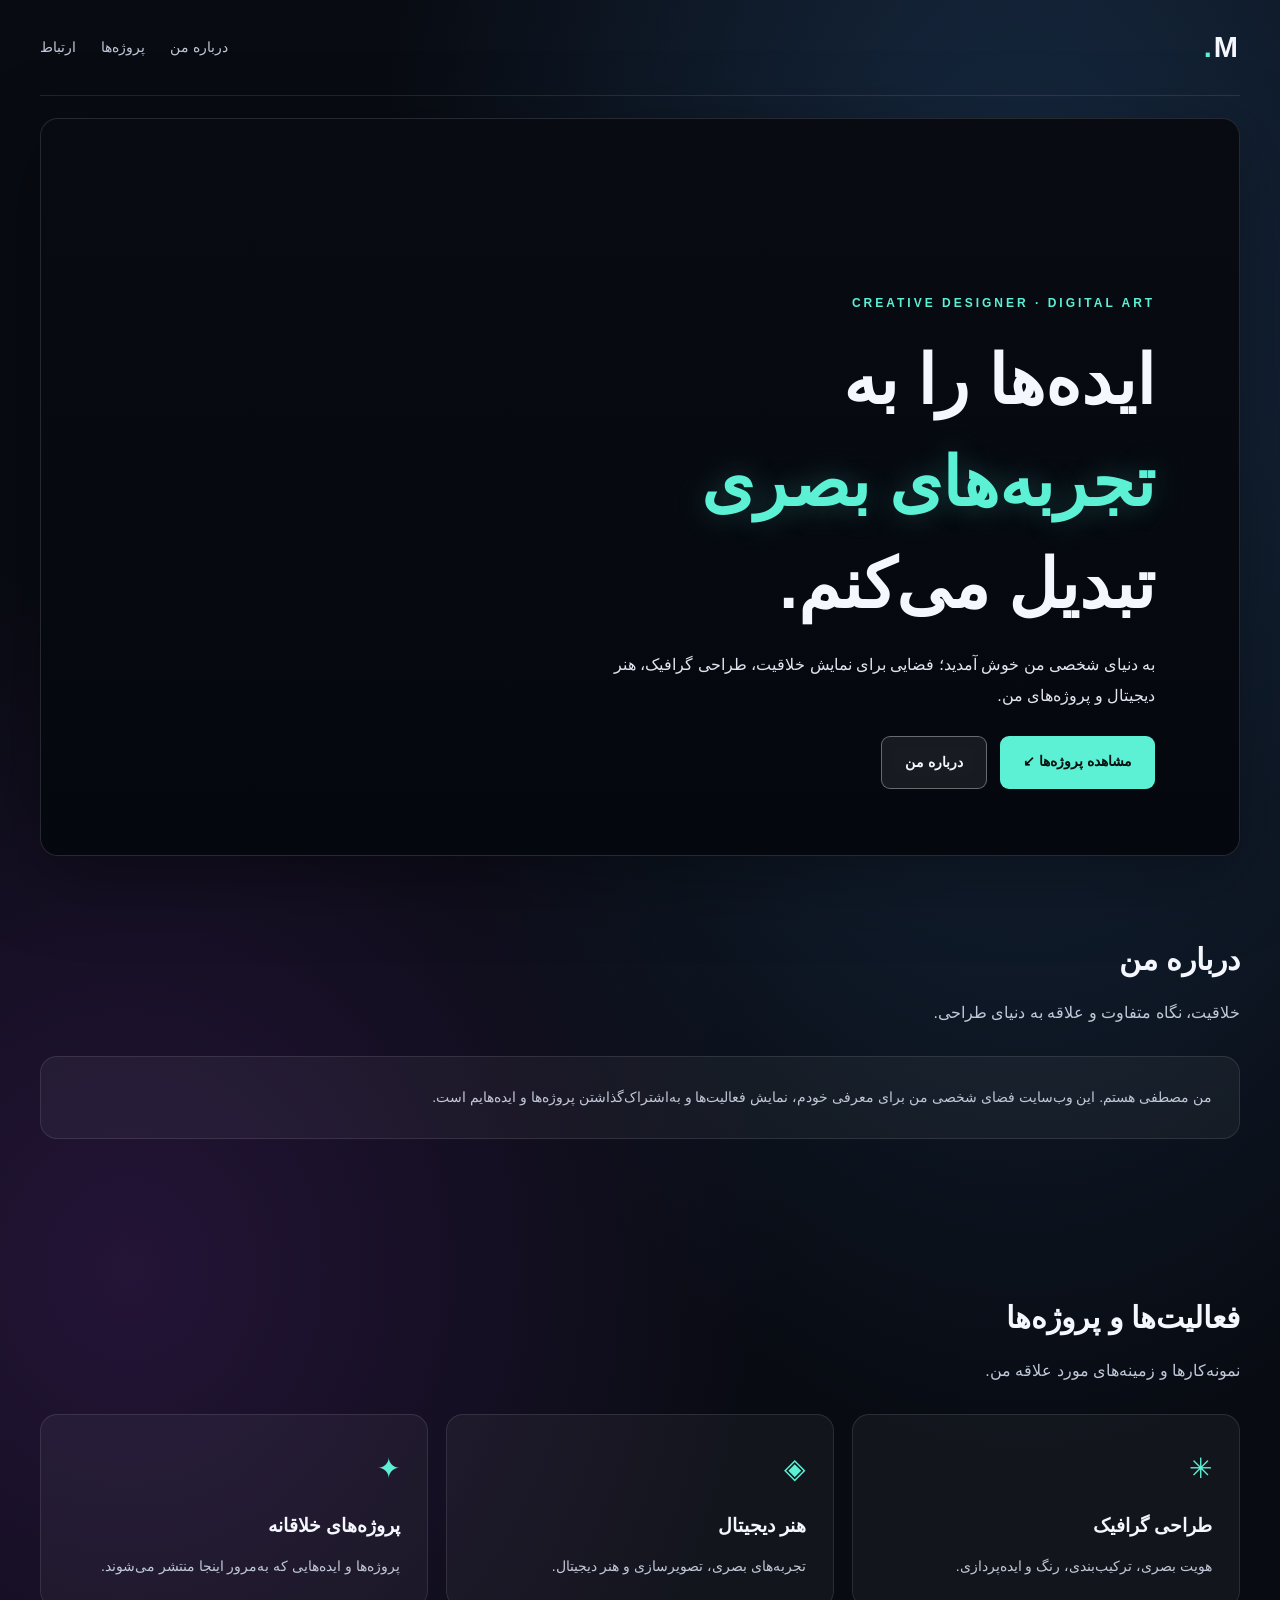
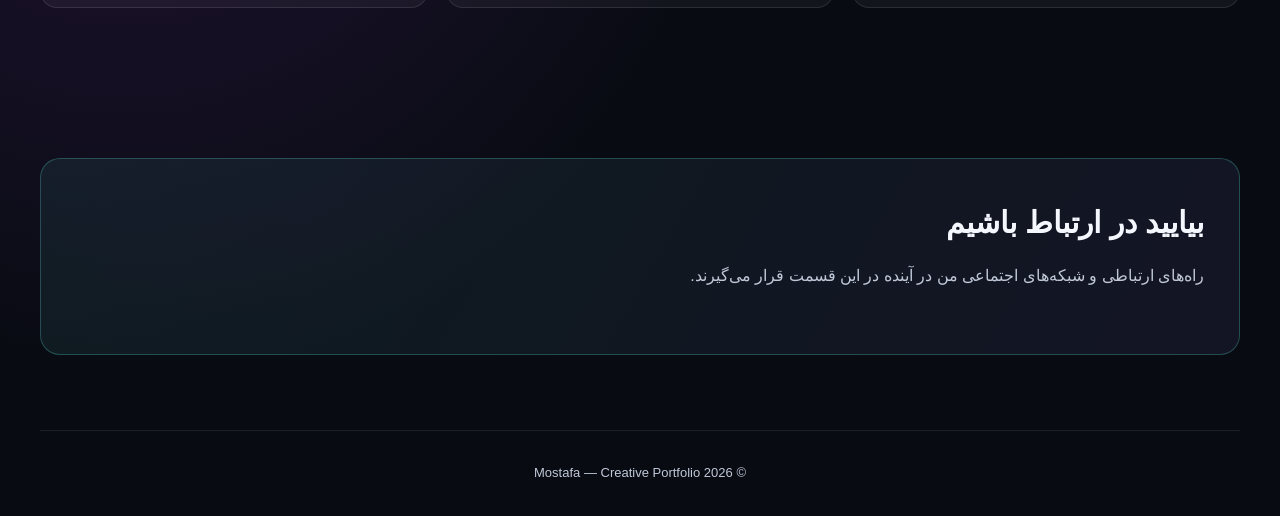
<file: index.html>
<!DOCTYPE html>
<html lang="fa" dir="rtl">
<head>
<meta charset="UTF-8">
<meta name="viewport" content="width=device-width, initial-scale=1.0">

<title>Mostafa | Creative Designer</title>

<meta name="description" content="وب‌سایت شخصی مصطفی؛ دنیایی از خلاقیت، طراحی گرافیک و هنر دیجیتال.">

<style>
:root {
    --bg: #080b12;
    --panel: #111722;
    --text: #f5f7ff;
    --muted: #c0c8d8;
    --cyan: #5cf0d5;
    --purple: #9b87ff;
}

* {
    box-sizing: border-box;
    margin: 0;
    padding: 0;
}

html {
    scroll-behavior: smooth;
}

body {
    font-family: Tahoma, Arial, sans-serif;
    background:
        radial-gradient(ellipse at 80% 15%, #172b43, transparent 45%),
        radial-gradient(ellipse at 10% 60%, #241437, transparent 40%),
        var(--bg);
    color: var(--text);
    line-height: 1.9;
    overflow-x: hidden;
}

a {
    color: inherit;
    text-decoration: none;
}

.container {
    width: min(1200px, 94%);
    margin: auto;
}

/* Navigation */

nav {
    display: flex;
    justify-content: space-between;
    align-items: center;
    gap: 20px;
    padding: 20px 0;
    border-bottom: 1px solid rgba(255,255,255,.1);
}

.logo {
    font-size: 29px;
    font-weight: bold;
    letter-spacing: 2px;
}

.logo span {
    color: var(--cyan);
}

.nav-links {
    display: flex;
    gap: 25px;
    color: var(--muted);
    font-size: 14px;
}

.nav-links a {
    transition: color .3s;
}

.nav-links a:hover {
    color: var(--cyan);
}

/* Main video banner */

.hero-banner {
    position: relative;
    width: 100%;
    height: min(82vh, 850px);
    min-height: 450px;
    margin: 22px auto 0;
    overflow: hidden;
    isolation: isolate;
    border: 1px solid rgba(255,255,255,.12);
    border-radius: 18px;
    background: #080b12;
    box-shadow: 0 20px 80px rgba(0,0,0,.35);
}

.hero-banner video {
    position: absolute;
    inset: 0;
    z-index: -2;
    width: 100%;
    height: 100%;
    object-fit: cover;
    object-position: center;
}

.hero-banner::after {
    content: "";
    position: absolute;
    inset: 0;
    z-index: -1;
    background: linear-gradient(
        to top,
        rgba(4,7,14,.92) 0%,
        rgba(4,7,14,.50) 40%,
        rgba(4,7,14,.08) 100%
    );
    pointer-events: none;
}

.banner-content {
    position: absolute;
    right: 7%;
    bottom: 9%;
    left: 7%;
    max-width: 700px;
}

.eyebrow {
    color: var(--cyan);
    font-size: 12px;
    letter-spacing: 3px;
    font-weight: bold;
}

.banner-content h1 {
    font-size: clamp(34px, 5.5vw, 68px);
    line-height: 1.5;
    margin: 15px 0;
}

.banner-content h1 span {
    color: var(--cyan);
    text-shadow: 0 0 30px rgba(92,240,213,.25);
}

.banner-content p {
    max-width: 550px;
    color: #e0e5f0;
    font-size: 16px;
}

.buttons {
    display: flex;
    flex-wrap: wrap;
    gap: 13px;
    margin-top: 25px;
}

.btn {
    display: inline-block;
    padding: 12px 23px;
    border-radius: 9px;
    font-size: 14px;
    font-weight: bold;
    transition: .3s;
}

.btn-primary {
    background: var(--cyan);
    color: #07110f;
}

.btn-secondary {
    border: 1px solid rgba(255,255,255,.35);
    background: rgba(255,255,255,.08);
    backdrop-filter: blur(8px);
}

.btn:hover {
    transform: translateY(-3px);
}

/* Content sections */

section.content {
    padding: 75px 0;
    scroll-margin-top: 25px;
}

.section-title {
    font-size: 30px;
    margin-bottom: 10px;
}

.section-subtitle {
    color: var(--muted);
    margin-bottom: 28px;
}

.card {
    padding: 27px;
    background: rgba(255,255,255,.045);
    border: 1px solid rgba(255,255,255,.1);
    border-radius: 17px;
    transition: .3s;
}

.card:hover {
    transform: translateY(-5px);
    border-color: rgba(92,240,213,.5);
}

.card p {
    color: var(--muted);
    font-size: 14px;
}

.grid {
    display: grid;
    grid-template-columns: repeat(3, 1fr);
    gap: 18px;
}

.icon {
    font-size: 28px;
    color: var(--cyan);
    margin-bottom: 12px;
}

.card h3 {
    margin-bottom: 10px;
}

.contact-box {
    padding: 35px;
    border: 1px solid rgba(92,240,213,.25);
    border-radius: 20px;
    background: linear-gradient(
        120deg,
        rgba(92,240,213,.07),
        rgba(155,135,255,.08)
    );
}

footer {
    text-align: center;
    padding: 30px 10px;
    color: var(--muted);
    border-top: 1px solid rgba(255,255,255,.08);
    font-size: 13px;
}

/* Mobile */

@media (max-width: 760px) {
    .container {
        width: 94%;
    }

    nav {
        padding: 16px 0;
    }

    .nav-links {
        gap: 12px;
        font-size: 12px;
    }

    .logo {
        font-size: 25px;
    }

    .hero-banner {
        height: 72vh;
        min-height: 480px;
        max-height: 720px;
        margin-top: 15px;
        border-radius: 14px;
    }

    .hero-banner video {
        object-position: center;
    }

    .banner-content {
        right: 6%;
        left: 6%;
        bottom: 7%;
    }

    .banner-content h1 {
        font-size: clamp(30px, 8vw, 44px);
        line-height: 1.6;
    }

    .banner-content p {
        font-size: 14px;
    }

    .buttons {
        gap: 10px;
    }

    .btn {
        padding: 11px 16px;
        font-size: 13px;
    }

    .grid {
        grid-template-columns: 1fr;
    }

    .section-title {
        font-size: 26px;
    }

    .contact-box {
        padding: 25px;
    }
}

@media (prefers-reduced-motion: reduce) {
    html {
        scroll-behavior: auto;
    }
}
</style>
</head>

<body>

<div class="container">

    <nav>
        <a class="logo" href="#">M<span>.</span></a>

        <div class="nav-links">
            <a href="#about">درباره من</a>
            <a href="#work">پروژه‌ها</a>
            <a href="#contact">ارتباط</a>
        </div>
    </nav>

    <!-- Main video banner -->

    <header class="hero-banner">

        <video autoplay muted loop playsinline preload="metadata">
            <source src="./video-output-78668C96-E83A-433C-9431-DC4FFFE3ADDD-1.mp4" type="video/mp4">
            مرورگر شما از پخش ویدیو پشتیبانی نمی‌کند.
        </video>

        <div class="banner-content">

            <div class="eyebrow">
                CREATIVE DESIGNER · DIGITAL ART
            </div>

            <h1>
                ایده‌ها را به<br>
                <span>تجربه‌های بصری</span><br>
                تبدیل می‌کنم.
            </h1>

            <p>
                به دنیای شخصی من خوش آمدید؛
                فضایی برای نمایش خلاقیت، طراحی گرافیک،
                هنر دیجیتال و پروژه‌های من.
            </p>

            <div class="buttons">
                <a class="btn btn-primary" href="#work">
                    مشاهده پروژه‌ها ↙
                </a>

                <a class="btn btn-secondary" href="#about">
                    درباره من
                </a>
            </div>

        </div>

    </header>

    <!-- About -->

    <section class="content" id="about">

        <h2 class="section-title">درباره من</h2>

        <p class="section-subtitle">
            خلاقیت، نگاه متفاوت و علاقه به دنیای طراحی.
        </p>

        <div class="card">
            <p>
                من مصطفی هستم. این وب‌سایت فضای شخصی من برای معرفی
                خودم، نمایش فعالیت‌ها و به‌اشتراک‌گذاشتن پروژه‌ها
                و ایده‌هایم است.
            </p>
        </div>

    </section>

    <!-- Projects -->

    <section class="content" id="work">

        <h2 class="section-title">فعالیت‌ها و پروژه‌ها</h2>

        <p class="section-subtitle">
            نمونه‌کارها و زمینه‌های مورد علاقه من.
        </p>

        <div class="grid">

            <article class="card">
                <div class="icon">✳</div>
                <h3>طراحی گرافیک</h3>
                <p>
                    هویت بصری، ترکیب‌بندی، رنگ و ایده‌پردازی.
                </p>
            </article>

            <article class="card">
                <div class="icon">◈</div>
                <h3>هنر دیجیتال</h3>
                <p>
                    تجربه‌های بصری، تصویرسازی و هنر دیجیتال.
                </p>
            </article>

            <article class="card">
                <div class="icon">✦</div>
                <h3>پروژه‌های خلاقانه</h3>
                <p>
                    پروژه‌ها و ایده‌هایی که به‌مرور اینجا منتشر می‌شوند.
                </p>
            </article>

        </div>

    </section>

    <!-- Contact -->

    <section class="content" id="contact">

        <div class="contact-box">

            <h2 class="section-title">بیایید در ارتباط باشیم</h2>

            <p class="section-subtitle">
                راه‌های ارتباطی و شبکه‌های اجتماعی من در آینده
                در این قسمت قرار می‌گیرند.
            </p>

        </div>

    </section>

    <footer>
        © 2026 Mostafa — Creative Portfolio
    </footer>

</div>

</body>
</html>
</file>
